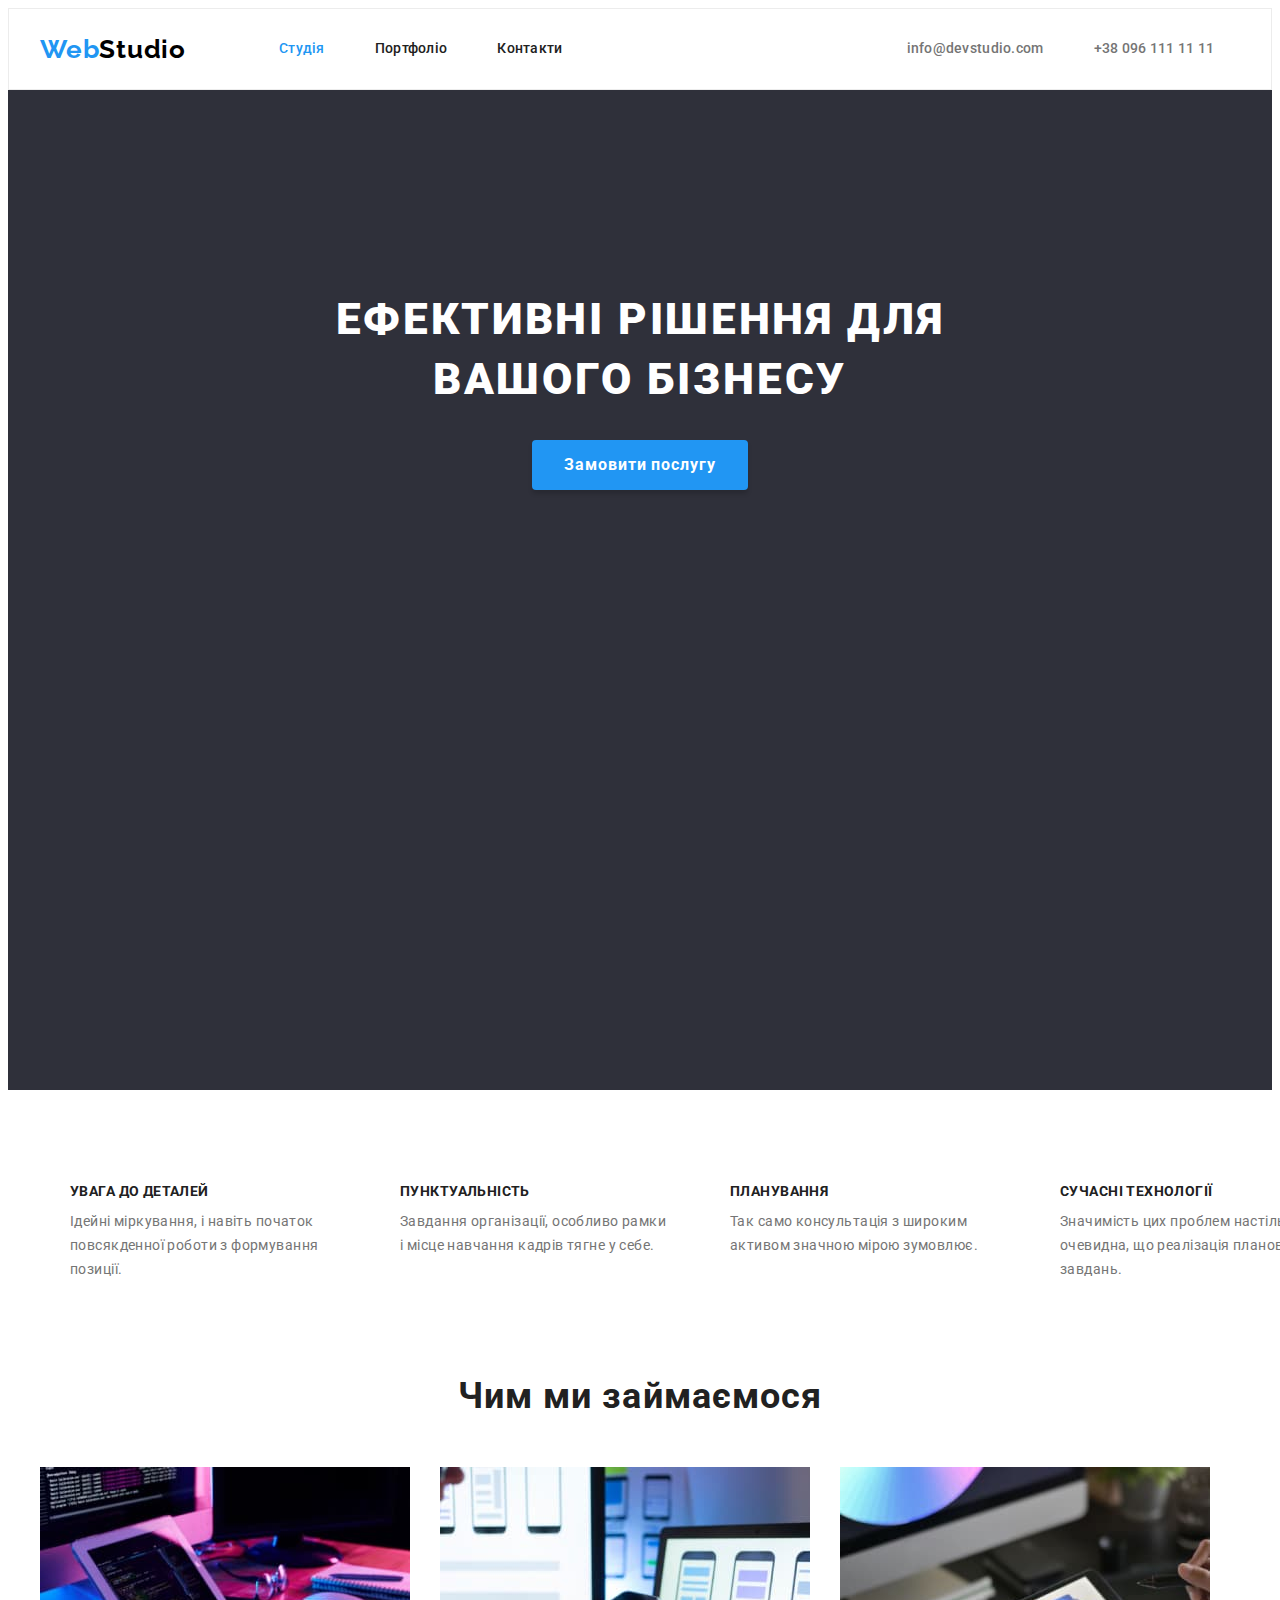
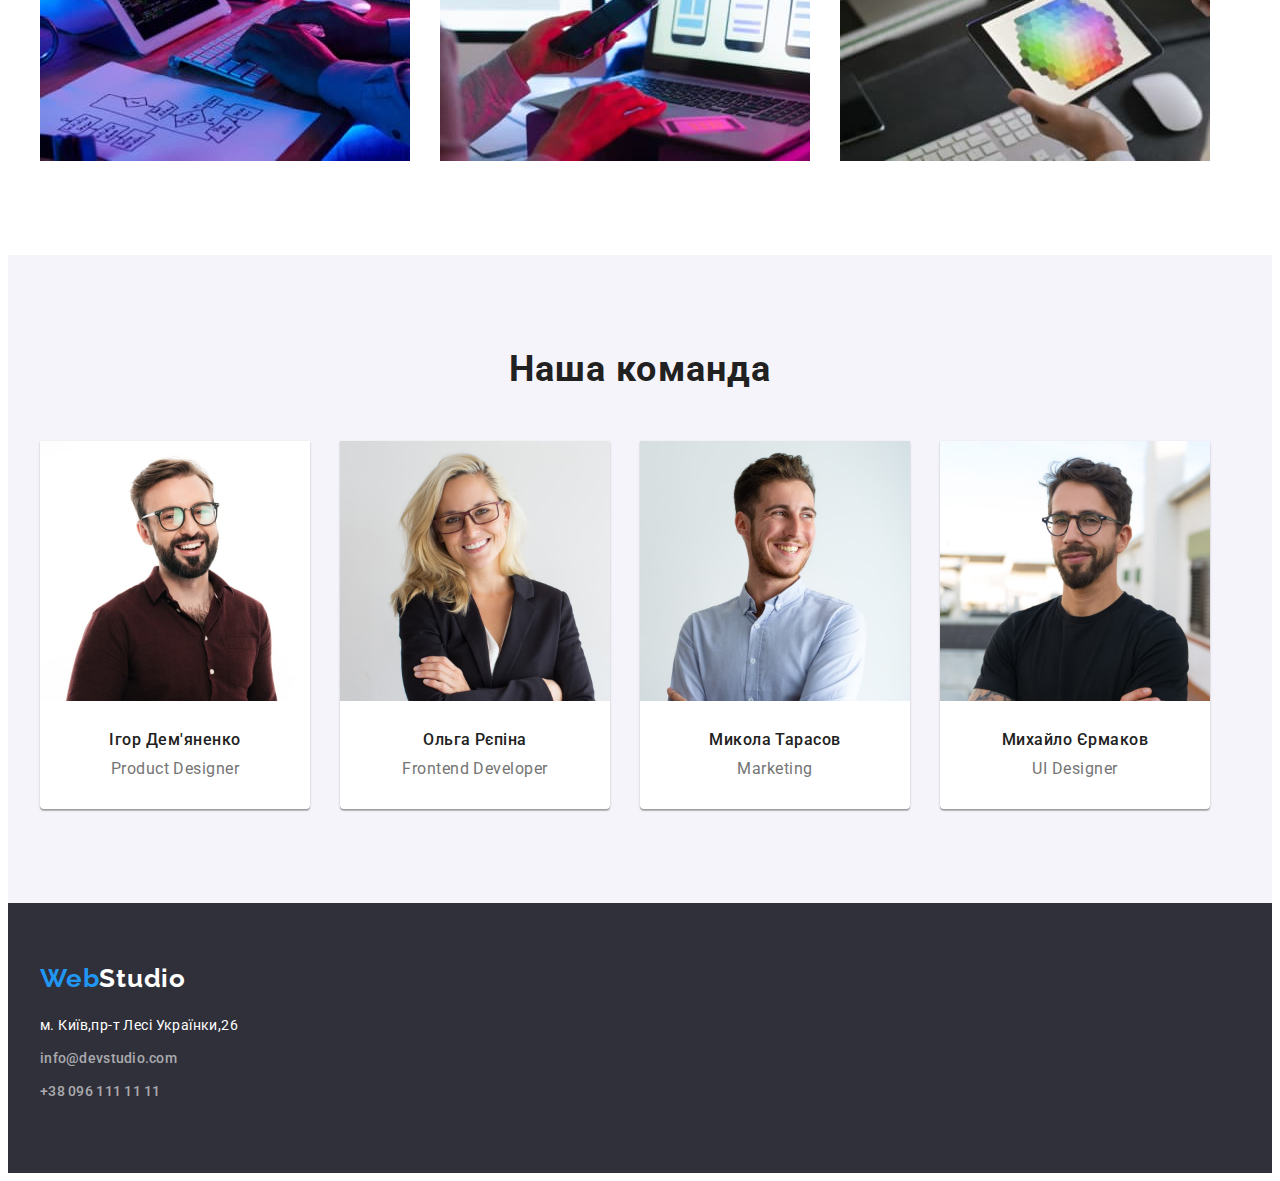
<file: index.html>
<!DOCTYPE html>
<html lang="uk">
  <head>
    <meta charset="UTF-8" />
    <meta http-equiv="X-UA-Compatible" content="IE=edge" />
    <meta name="viewport" content="width=device-width, initial-scale=1.0" />
    <title>WebStudio</title>
    <link rel="preconnect" href="https://fonts.googleapis.com" />
    <link rel="preconnect" href="https://fonts.gstatic.com" crossorigin />
    <link
      href="https://fonts.googleapis.com/css2?family=Raleway:wght@700&family=Roboto:wght@400;500;700;900&display=swap"
      rel="stylesheet"
    />
    <link
      rel="stylesheet"
      href="https://cdnjs.cloudflare.com/ajax/libs/modern-normalize/1.1.0/modern-normalize.min.css"
      integrity="sha512-wpPYUAdjBVSE4KJnH1VR1HeZfpl1ub8YT/NKx4PuQ5NmX2tKuGu6U/JRp5y+Y8XG2tV+wKQpNHVUX03MfMFn9Q=="
      crossorigin="anonymous"
      referrerpolicy="no-referrer"
    />
    <link rel="stylesheet" href="./css/styles.css" />
  </head>
  <body>
    <header class="header">
      <div class="header-container">
        <nav class="navigation">
          <a href="/" class="logo-link link"
            ><span class="logo">Web</span>Studio</a
          >
          <ul class="nav-list list">
            <li class="nav-link">
              <a href="./index.html" class="nav-item link current">Студія</a>
            </li>
            <li class="nav-link">
              <a href="./portfolio.html" class="nav-item link">Портфоліо</a>
            </li>
            <li class="nav-link">
              <a href="#" class="nav-item link">Контакти</a>
            </li>
          </ul>
        </nav>
        <ul class="contacts-list list">
          <li class="contacts-mail">
            <a
              href="mailto:info@devstudio.com"
              class="contacts-link-mail link current"
              >info@devstudio.com</a
            >
          </li>
          <li class="contacts-tel">
            <a href="tel:+380961111111" class="contacts-link-tel link current"
              >+38 096 111 11 11</a
            >
          </li>
        </ul>
      </div>
    </header>
    <main>
      <section class="hero">
        <h1 class="hero-title">Ефективні рішення для вашого бізнесу</h1>
        <button class="hero-button cursor: pointer" type="button">
          Замовити послугу
        </button>
      </section>
      <section class="benefits">
        <div class="container">
          <h2 class="visually-hidden">Особливості</h2>
          <ul class="benefits-list list">
            <li class="benefits-item">
              <h3 class="benefits-title">УВАГА ДО ДЕТАЛЕЙ</h3>
              <p class="benefits-text">
                Ідейні міркування, і навіть початок повсякденної роботи з
                формування позиції.
              </p>
            </li>
            <li class="benefits-item">
              <h3 class="benefits-title">ПУНКТУАЛЬНІСТЬ</h3>
              <p class="benefits-text">
                Завдання організації, особливо рамки і місце навчання кадрів
                тягне у себе.
              </p>
            </li>
            <li class="benefits-item">
              <h3 class="benefits-title">ПЛАНУВАННЯ</h3>
              <p class="benefits-text">
                Так само консультація з широким активом значною мірою зумовлює.
              </p>
            </li>
            <li class="benefits-item">
              <h3 class="benefits-title">СУЧАСНІ ТЕХНОЛОГІЇ</h3>
              <p class="benefits-text">
                Значимість цих проблем настільки очевидна, що реалізація
                планових завдань.
              </p>
            </li>
          </ul>
        </div>
      </section>
      <section class="about">
        <div class="container">
          <div class="about-container">
            <h2 class="about-title">Чим ми займаємося</h2>
            <ul class="about-list list">
              <li class="about-item">
                <img
                  src="./images/programming.jpg"
                  alt="Програмування"
                  width="370"
                  height="294"
                />
              </li>
              <li class="about-item">
                <img
                  src="./images/layout_development.jpg"
                  alt="Розробка макету"
                  width="370"
                  height="294"
                />
              </li>
              <li class="about-item">
                <img
                  src="./images/color_matching.jpg"
                  alt="Підбір палітри"
                  width="370"
                  height="294"
                />
              </li>
            </ul>
          </div>
        </div>
      </section>
      <section class="team">
        <div class="container">
          <h2 class="team-title">Наша команда</h2>
          <ul class="team-list list">
            <li class="team-item">
              <img
                src="./images/product_designer.jpg"
                alt="Product Designer"
                width="270"
                height="260"
              />
              <div class="team-container">
                <h3 class="team-subtitle">Ігор Дем'яненко</h3>
                <p class="team-text">Product Designer</p>
              </div>
            </li>
            <li class="team-item">
              <img
                src="./images/frontend_developer.jpg"
                alt="Frontend Developer"
                width="270"
                height="260"
              />
              <div class="team-container">
                <h3 class="team-subtitle">Ольга Рєпіна</h3>
                <p class="team-text">Frontend Developer</p>
              </div>
            </li>
            <li class="team-item">
              <img
                src="./images/marketing.jpg"
                alt="Marketing"
                width="270"
                height="260"
              />
              <div class="team-container">
                <h3 class="team-subtitle">Микола Тарасов</h3>
                <p class="team-text">Marketing</p>
              </div>
            </li>
            <li class="team-item">
              <img
                src="./images/ui_designer.jpg"
                alt="UI Designer"
                width="270"
                height="260"
              />
              <div class="team-container">
                <h3 class="team-subtitle">Михайло Єрмаков</h3>
                <p class="team-text">UI Designer</p>
              </div>
            </li>
          </ul>
        </div>
      </section>
    </main>
    <footer class="footer">
      <div class="container">
        <a href="/" class="logo-footer-link link"
          ><span class="logo">Web</span>Studio</a
        >
        <address class="footer-adress">
          <ul class="footer-adress-list list">
            <li class="footer-adress-item">
              <a
                href="https://goo.gl/maps/jqb1bgyML6JfJJXPA"
                target="_blank"
                rel="noreferrer noopener"
                class="footer-adress-link link"
                >м. Київ,пр-т Лесі Українки,26</a
              >
            </li>
            <li class="footer-adress-item">
              <a
                href="mailto:info@devstudio.com"
                class="contacts-link-mail-footer link"
                >info@devstudio.com</a
              >
            </li>
            <li class="footer-adress-item">
              <a href="tel:+380961111111" class="contacts-link-tel-footer link"
                >+38 096 111 11 11</a
              >
            </li>
          </ul>
        </address>
      </div>
    </footer>
  </body>
</html>
</file>
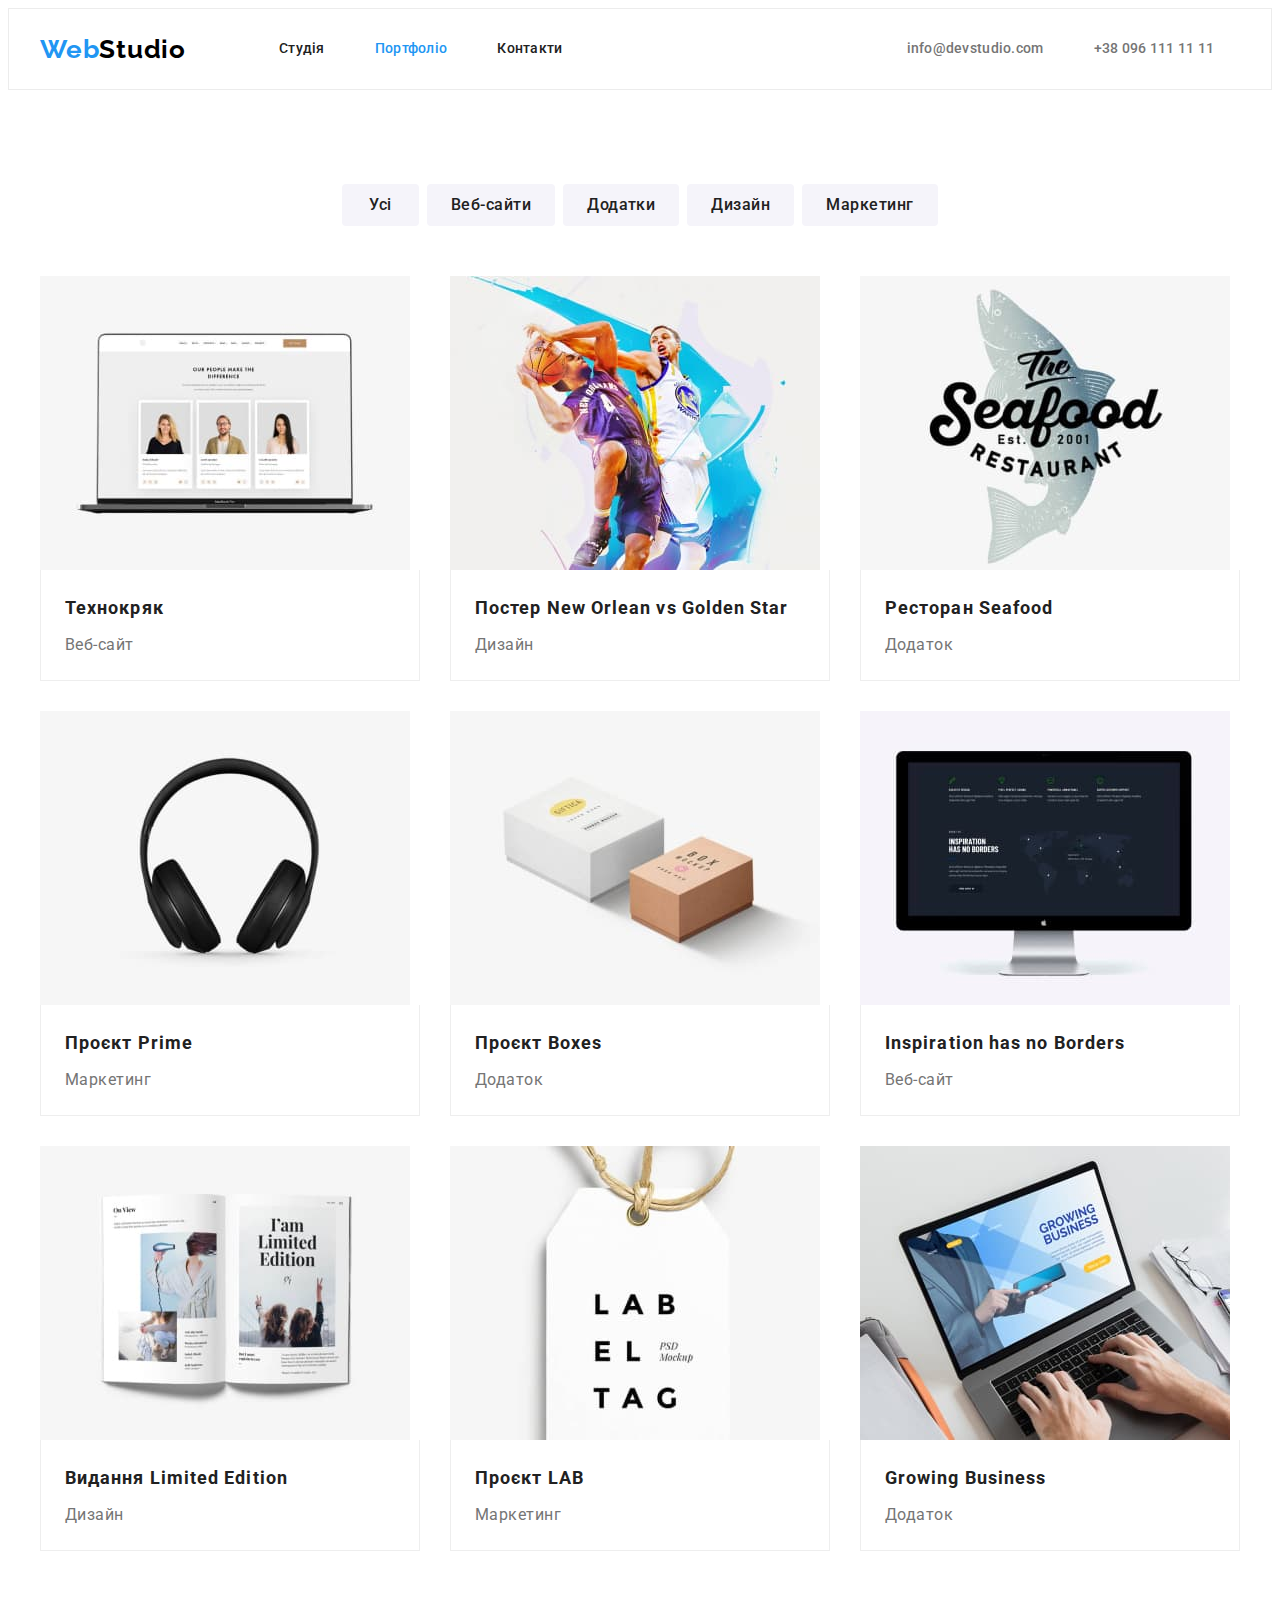
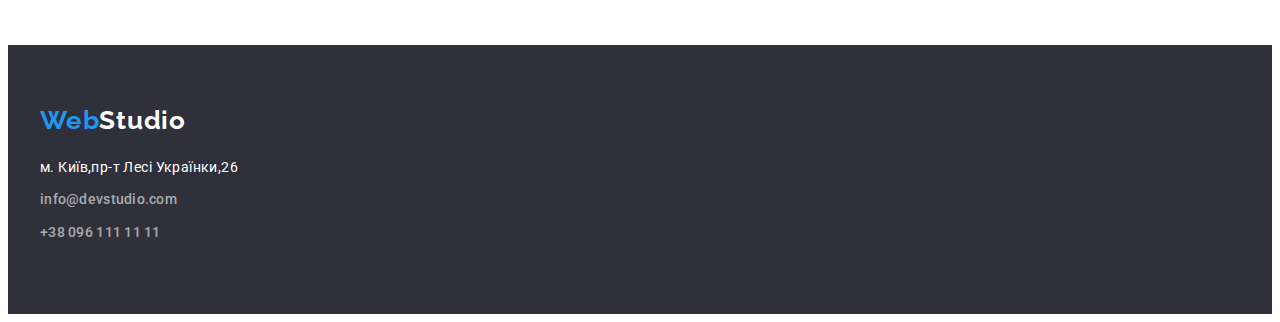
<file: portfolio.html>
<!DOCTYPE html>
<html lang="uk">
  <head>
    <meta charset="UTF-8" />
    <meta http-equiv="X-UA-Compatible" content="IE=edge" />
    <meta name="viewport" content="width=device-width, initial-scale=1.0" />
    <title>Портфоліо</title>
    <link rel="preconnect" href="https://fonts.googleapis.com" />
    <link rel="preconnect" href="https://fonts.gstatic.com" crossorigin />
    <link
      href="https://fonts.googleapis.com/css2?family=Raleway:wght@700&family=Roboto:wght@400;500;700;900&display=swap"
      rel="stylesheet"
    />
    <link
      rel="stylesheet"
      href="https://cdnjs.cloudflare.com/ajax/libs/modern-normalize/1.1.0/modern-normalize.min.css"
      integrity="sha512-wpPYUAdjBVSE4KJnH1VR1HeZfpl1ub8YT/NKx4PuQ5NmX2tKuGu6U/JRp5y+Y8XG2tV+wKQpNHVUX03MfMFn9Q=="
      crossorigin="anonymous"
      referrerpolicy="no-referrer"
    />
    <link rel="stylesheet" href="./css/styles.css" />
  </head>
  <body>
    <header class="header">
      <div class="header-container">
        <nav class="navigation">
          <a href="./index.html" class="logo-link link"
            ><span class="logo">Web</span>Studio</a
          >
          <ul class="nav-list list">
            <li class="nav-link">
              <a href="./index.html" class="nav-item link">Студія</a>
            </li>
            <li class="nav-link">
              <a href="./portfolio.html" class="nav-item link current"
                >Портфоліо</a
              >
            </li>
            <li class="nav-link">
              <a href="#" class="nav-item link">Контакти</a>
            </li>
          </ul>
        </nav>
        <ul class="contacts-list list">
          <li class="contacts-mail">
            <a
              href="mailto:info@devstudio.com"
              class="contacts-link-mail link current"
              >info@devstudio.com</a
            >
          </li>
          <li class="contacts-tel">
            <a href="tel:+380961111111" class="contacts-link-tel link current"
              >+38 096 111 11 11</a
            >
          </li>
        </ul>
      </div>
    </header>
    <main>
      <section class="portfolio">
        <div class="container">
          <h1 class="visually-hidden">Портфоліо</h1>
          <ul class="portfolio-button-list list">
            <li class="portfolio-button-item">
              <button
                class="portfolio-button header-portfolio-button"
                type="button"
              >
                Усі
              </button>
            </li>
            <li class="portfolio-button-item">
              <button class="portfolio-button" type="button">Веб-сайти</button>
            </li>
            <li class="portfolio-button-item">
              <button class="portfolio-button" type="button">Додатки</button>
            </li>
            <li class="portfolio-button-item">
              <button class="portfolio-button" type="button">Дизайн</button>
            </li>
            <li class="portfolio-button-item">
              <button class="portfolio-button" type="button">Маркетинг</button>
            </li>
          </ul>
          <ul class="projects-list list">
            <li class="projects-item">
              <a class="projects-link link" href="#">
                <img
                  src="./images2/technokryak.jpg"
                  alt="Картки-портфоліо"
                  width="370"
                  height="294"
                />
                <div class="projects-container">
                  <h2 class="projects-name">Технокряк</h2>
                  <p class="projects-text">Веб-сайт</p>
                </div>
              </a>
            </li>
            <li class="projects-item">
              <a class="projects-link link" href="#">
                <img
                  src="./images2/poster_new_orlean_vs_golden_star.jpg"
                  alt="Постер New Orlean vs Golden Star"
                  width="370"
                  height="294"
                />
                <div class="projects-container">
                  <h2 class="projects-name">
                    Постер New Orlean vs Golden Star
                  </h2>
                  <p class="projects-text">Дизайн</p>
                </div>
              </a>
            </li>
            <li class="projects-item">
              <a class="projects-link link" href="#">
                <img
                  src="./images2/restaurant_seafood.jpg"
                  alt="Лого ресторана Seafood"
                  width="370"
                  height="294"
                />
                <div class="projects-container">
                  <h2 class="projects-name">Ресторан Seafood</h2>
                  <p class="projects-text">Додаток</p>
                </div>
              </a>
            </li>
            <li class="projects-item">
              <a class="projects-link link" href="#">
                <img
                  src="./images2/project_prime.jpg"
                  alt="Навушники"
                  width="370"
                  height="294"
                />
                <div class="projects-container">
                  <h2 class="projects-name">Проєкт Prime</h2>
                  <p class="projects-text">Маркетинг</p>
                </div>
              </a>
            </li>
            <li class="projects-item">
              <a class="projects-link link" href="#">
                <img
                  src="./images2/project_boxes.jpg"
                  alt="Коробки"
                  width="370"
                  height="294"
                />
                <div class="projects-container">
                  <h2 class="projects-name">Проєкт Boxes</h2>
                  <p class="projects-text">Додаток</p>
                </div>
              </a>
            </li>
            <li class="projects-item">
              <a class="projects-link link" href="#">
                <img
                  src="./images2/insipation_has_no_borders.jpg"
                  alt="IMac"
                  width="370"
                  height="294"
                />
                <div class="projects-container">
                  <h2 class="projects-name">Inspiration has no Borders</h2>
                  <p class="projects-text">Веб-сайт</p>
                </div>
              </a>
            </li>
            <li class="projects-item">
              <a class="projects-link link" href="#">
                <img
                  src="./images2/limited_edition.jpg"
                  alt="Журнал"
                  width="370"
                  height="294"
                />
                <div class="projects-container">
                  <h2 class="projects-name">Видання Limited Edition</h2>
                  <p class="projects-text">Дизайн</p>
                </div>
              </a>
            </li>
            <li class="projects-item">
              <a class="projects-link link" href="#">
                <img
                  src="./images2/project_lab.jpg"
                  alt="Бірка з лого"
                  width="370"
                  height="294"
                />
                <div class="projects-container">
                  <h2 class="projects-name">Проєкт LAB</h2>
                  <p class="projects-text">Маркетинг</p>
                </div>
              </a>
            </li>
            <li class="projects-item">
              <a class="projects-link link" href="#">
                <img
                  src="./images2/growing_business.jpg"
                  alt="Робота за ноутбуком"
                  width="370"
                  height="294"
                />
                <div class="projects-container">
                  <h2 class="projects-name">Growing Business</h2>
                  <p class="projects-text">Додаток</p>
                </div>
              </a>
            </li>
          </ul>
        </div>
      </section>
    </main>
    <footer class="footer">
      <div class="container">
        <a href="/" class="logo-footer-link link"
          ><span class="logo">Web</span>Studio</a
        >
        <address class="footer-adress">
          <ul class="footer-adress-list list">
            <li class="footer-adress-item">
              <a
                href="https://goo.gl/maps/jqb1bgyML6JfJJXPA"
                target="_blank"
                rel="noreferrer noopener"
                class="footer-adress-link link"
                >м. Київ,пр-т Лесі Українки,26</a
              >
            </li>
            <li class="footer-adress-item">
              <a
                href="mailto:info@devstudio.com"
                class="contacts-link-mail-footer link"
                >info@devstudio.com</a
              >
            </li>
            <li class="footer-adress-item">
              <a href="tel:+380961111111" class="contacts-link-tel-footer link"
                >+38 096 111 11 11</a
              >
            </li>
          </ul>
        </address>
      </div>
    </footer>
  </body>
</html>
</file>
<file: css/styles.css>
:root {
  --main-bg-color: #fff;
  --second-bg-color: #2f303a;
  --main-text-color: #212121;
  --hover-color: #2196f3;
  --logo-studio-color: #000000;
  --second-text-color: #ffffff;
  --button-active-bg-color: #188cf8;
  --p-color: #757575;
  --third-bg-color: #f5f4fa;
  --potfolio-bg-color: #eeeeee;
  --project-bg-color: #f5f5f5;
  --contacts-color: rgba(255, 255, 255, 0.6);
}
p,
h1,
h2,
h3,
h4,
h5,
h6 {
  margin: 0;
}
ul {
  padding: 0;
  margin: 0;
}
img {
  display: block;
  max-width: 100%;
  height: auto;
}
a {
  color: currentColor;
  text-decoration: none;
}
body {
  font-family: "Roboto", sans-serif;
  background-color: var(--main-bg-color);
  color: var(--main-text-color);
}
.header {
  border: 1px solid #ececec;
}
header > .header-container {
  display: flex;
  align-items: center;
}
.header-container,
.container {
  max-width: 1200px;
  margin-left: auto;
  margin-right: auto;
  padding-left: 15px;
  padding-right: 15px;
}
.navigation {
  display: flex;
  align-items: center;
}
.logo {
  color: var(--hover-color);
}
.logo-link {
  display: inline-block;
  margin-right: 93px;

  font-family: "Raleway";
  font-weight: 700;
  font-size: 26px;
  line-height: 1.19;
  letter-spacing: 0.03em;
  color: var(--logo-studio-color);
}
.list {
  list-style: none;
}
.link {
  text-decoration: none;
}
.nav-list {
  display: flex;
  gap: 50px;
}
.nav-list.list:first-child {
  padding-right: 0;
}
.nav-link:last-child {
  margin-right: 0;
}
.nav-item.link.current {
  color: var(--hover-color);
}
.nav-item {
  margin-right: 50px;
  padding: 32px 0;
  display: block;
  font-weight: 500;
  font-size: 14px;
  line-height: 1.14;
  letter-spacing: 0.02em;

  color: var(--main-text-color);
}
.nav-item:last-child {
  margin-right: 0;
}
.nav-item:hover,
.nav-item:focus {
  color: var(--hover-color);
}
.contacts-list {
  display: flex;
  gap: 50px;
  margin-left: 344px;
}
.contacts-link-mail,
.contacts-link-tel {
  display: block;
  padding: 32px 0;
  font-weight: 500;
  font-size: 14px;
  line-height: 1.14;
  letter-spacing: 0.02em;

  color: var(--p-color);
}

.contacts-link-mail current,
.contacts-link-tel current {
  color: var(--hover-color);
}
.contacts-link-mail:hover,
.contacts-link-mail:focus {
  color: var(--hover-color);
}
.contacts-link-tel:hover,
.contacts-link-tel:focus {
  color: var(--hover-color);
}

.hero {
  background-color: var(--second-bg-color);
  text-align: center;
  height: 600px;
  align-items: center;
  padding: 200px 0;
}
.hero-title {
  margin: auto;
  margin-bottom: 30px;

  font-weight: 900;
  font-size: 44px;
  line-height: 1.36;
  text-align: center;
  letter-spacing: 0.06em;
  text-transform: uppercase;
  max-width: 696px;
  color: var(--second-text-color);
}
.hero-button {
  display: inline-block;
  margin: 0 auto;
  font-family: inherit;
  font-style: normal;
  font-weight: 700;
  font-size: 16px;
  line-height: 1.87;
  text-align: center;
  letter-spacing: 0.06em;
  cursor: pointer;
  color: var(--second-text-color);
  background-color: var(--hover-color);
  box-shadow: 0px 4px 4px rgba(0, 0, 0, 0.15);
  border-radius: 4px;
  border-color: transparent;
  border: 0;
  padding: 10px 32px;
}
.hero-button:active {
  font-family: inherit;
  font-style: normal;
  font-weight: 700;
  font-size: 16px;
  line-height: 1.87;
  display: flex;
  align-items: center;
  text-align: center;
  letter-spacing: 0.06em;
  cursor: pointer;

  color: var(--second-text-color);
  background-color: var(--button-active-bg-color);
  box-shadow: 0px 4px 4px rgba(0, 0, 0, 0.15);
  border-radius: 4px;
  border-color: transparent;
}
.hero-button:hover,
.hero-button:focus {
  background-color: var(--button-active-bg-color);
  color: var(--second-text-color);
}
.visually-hidden {
  position: absolute;
  white-space: nowrap;
  width: 1px;
  height: 1px;
  overflow: hidden;
  border: 0;
  padding: 0;
  clip: rect(0 0 0 0);
  clip-path: inset(50%);
  margin: -1px;
}
.benefits {
  padding-top: 94px;
  padding-bottom: 0;
}
.benefits-list {
  display: flex;
  gap: 30px;
}
.benefits-item {
  width: 270px;
  margin-left: 30px;
}
.benefits-item:first-child {
  gap: 0;
}
.benefits-title {
  margin-bottom: 10px;
  font-weight: 700;
  font-size: 14px;
  line-height: 1.14;
  letter-spacing: 0.03em;
  text-transform: uppercase;
}
.benefits-text {
  width: 270px;
  font-size: 14px;
  line-height: 1.71;
  letter-spacing: 0.03em;

  color: var(--p-color);
}
.about {
  padding-bottom: 94px;
  padding-top: 94px;
}
.about-title {
  margin-bottom: 50px;
  font-weight: 700;
  font-size: 36px;
  line-height: 1.16;
  text-align: center;
  letter-spacing: 0.03em;
}
.about-list {
  display: flex;
}
.about-item {
  margin-left: 30px;
}

.about-item:first-child {
  margin: 0;
}
.team {
  background-color: var(--third-bg-color);
  padding-top: 94px;
  padding-bottom: 94px;
}
.team-container {
  padding-top: 30px;
  padding-bottom: 30px;
  text-align: center;
}
.team-list {
  display: flex;
  gap: 30px;
}
.team-title {
  margin-bottom: 50px;
  font-weight: 700;
  font-size: 36px;
  line-height: 1.16;
  text-align: center;
  letter-spacing: 0.03em;
}
.team-item {
  width: calc((100% - 90) / 4);
  background-color: var(--main-bg-color);
  box-shadow: 0px 1px 3px rgba(0, 0, 0, 0.12), 0px 1px 1px rgba(0, 0, 0, 0.14),
    0px 2px 1px rgba(0, 0, 0, 0.2);
  border-radius: 0px 0px 4px 4px;
}
.team-subtitle {
  margin-bottom: 10px;
  font-weight: 500;
  font-size: 16px;
  line-height: 1.18;
  text-align: center;
  letter-spacing: 0.03em;
}
.team-text {
  font-size: 16px;
  line-height: 1.18;
  text-align: center;
  letter-spacing: 0.03em;

  color: var(--p-color);
}
.footer {
  background-color: var(--second-bg-color);
  padding-top: 60px;
  padding-bottom: 60px;
}
.logo-footer-link {
  display: block;
  margin-bottom: 20px;

  font-family: "Raleway";
  font-weight: 700;
  font-size: 26px;
  line-height: 1.19;
  letter-spacing: 0.03em;
  color: var(--second-text-color);
}
.footer-adress-link:hover,
.footer-adress-link:focus {
  color: var(--hover-color);
}
.footer-adress-item,
.contacts-link-mail-footer,
.contacts-link-tel-footer:not(:last-child) {
  margin-bottom: 9px;
}
.footer-adress-link {
  display: inline-block;
  font-style: normal;
  font-weight: 400;
  font-size: 14px;
  line-height: 1.71;
  letter-spacing: 0.03em;

  color: var(--second-text-color);
}
.contacts-link-mail-footer,
.contacts-link-tel-footer {
  font-style: normal;
  font-weight: 500;
  font-size: 14px;
  line-height: 1.71;
  letter-spacing: 0.02em;
  display: block;

  color: var(--contacts-color);
}

.contacts-link-mail-footer current,
.contacts-link-tel-footer current {
  color: var(--hover-color);
}
.contacts-link-mail-footer:hover,
.contacts-link-mail-footer:focus {
  color: var(--hover-color);
}
.contacts-link-tel-footer:hover,
.contacts-link-tel-footer:focus {
  color: var(--hover-color);
}
.portfolio {
  padding-top: 94px;
  padding-bottom: 94px;
}
.portfolio-button-list {
  display: flex;
  justify-content: center;
  margin-bottom: 50px;
  gap: 8px;
}
.projects {
  background-color: var(--project-bg-color);
}
.portfolio-button:active {
  background-color: var(--hover-color);
  box-shadow: 0px 3px 1px rgba(0, 0, 0, 0.1), 0px 1px 2px rgba(0, 0, 0, 0.08),
    0px 2px 2px rgba(0, 0, 0, 0.12);
  border-radius: 4px;
  border-color: transparent;
  font-family: inherit;
  font-style: normal;
  font-weight: 500;
  font-size: 16px;
  line-height: 1.62;
  text-align: center;
  letter-spacing: 0.03em;
  cursor: pointer;
  color: var(--second-text-color);
}
.portfolio-button {
  background-color: var(--third-bg-color);
  border-radius: 4px;
  border-color: transparent;
  font-family: inherit;
  font-style: normal;
  font-weight: 500;
  font-size: 16px;
  line-height: 1.62;
  text-align: center;
  letter-spacing: 0.03em;
  cursor: pointer;
  color: var(--main-text-color);
  padding: 6px 22px;
}
.header-portfolio-button {
  padding: 6px 25px;
}
.projects-list {
  display: flex;
  flex-wrap: wrap;
  justify-content: space-between;
  gap: 30px;
}
.portfolio-button:hover,
.portfolio-button:focus {
  background-color: var(--hover-color);
  color: var(--second-text-color);
}

.projects-item {
  background-color: var(--main-bg-color);
  flex-basis: calc((100% - 60px) / 3);
}
.projects-link:hover,
.projects-link:focus {
  color: var(--hover-color);
}
.projects-container {
  padding: 20px 24px;
  border-left: 1px solid var(--potfolio-bg-color);
  border-right: 1px solid var(--potfolio-bg-color);
  border-bottom: 1px solid var(--potfolio-bg-color);
}
.projects-name {
  margin-bottom: 4px;
  font-weight: 700;
  font-size: 18px;
  line-height: 2;
  letter-spacing: 0.06em;
  color: var(--main-text-color);
}
projects-link {
  font-size: 18px;
  line-height: 2;
  letter-spacing: 0.06em;
}
.projects-text {
  font-size: 16px;
  line-height: 1.87;
  letter-spacing: 0.03em;

  color: var(--p-color);
}
</file>
